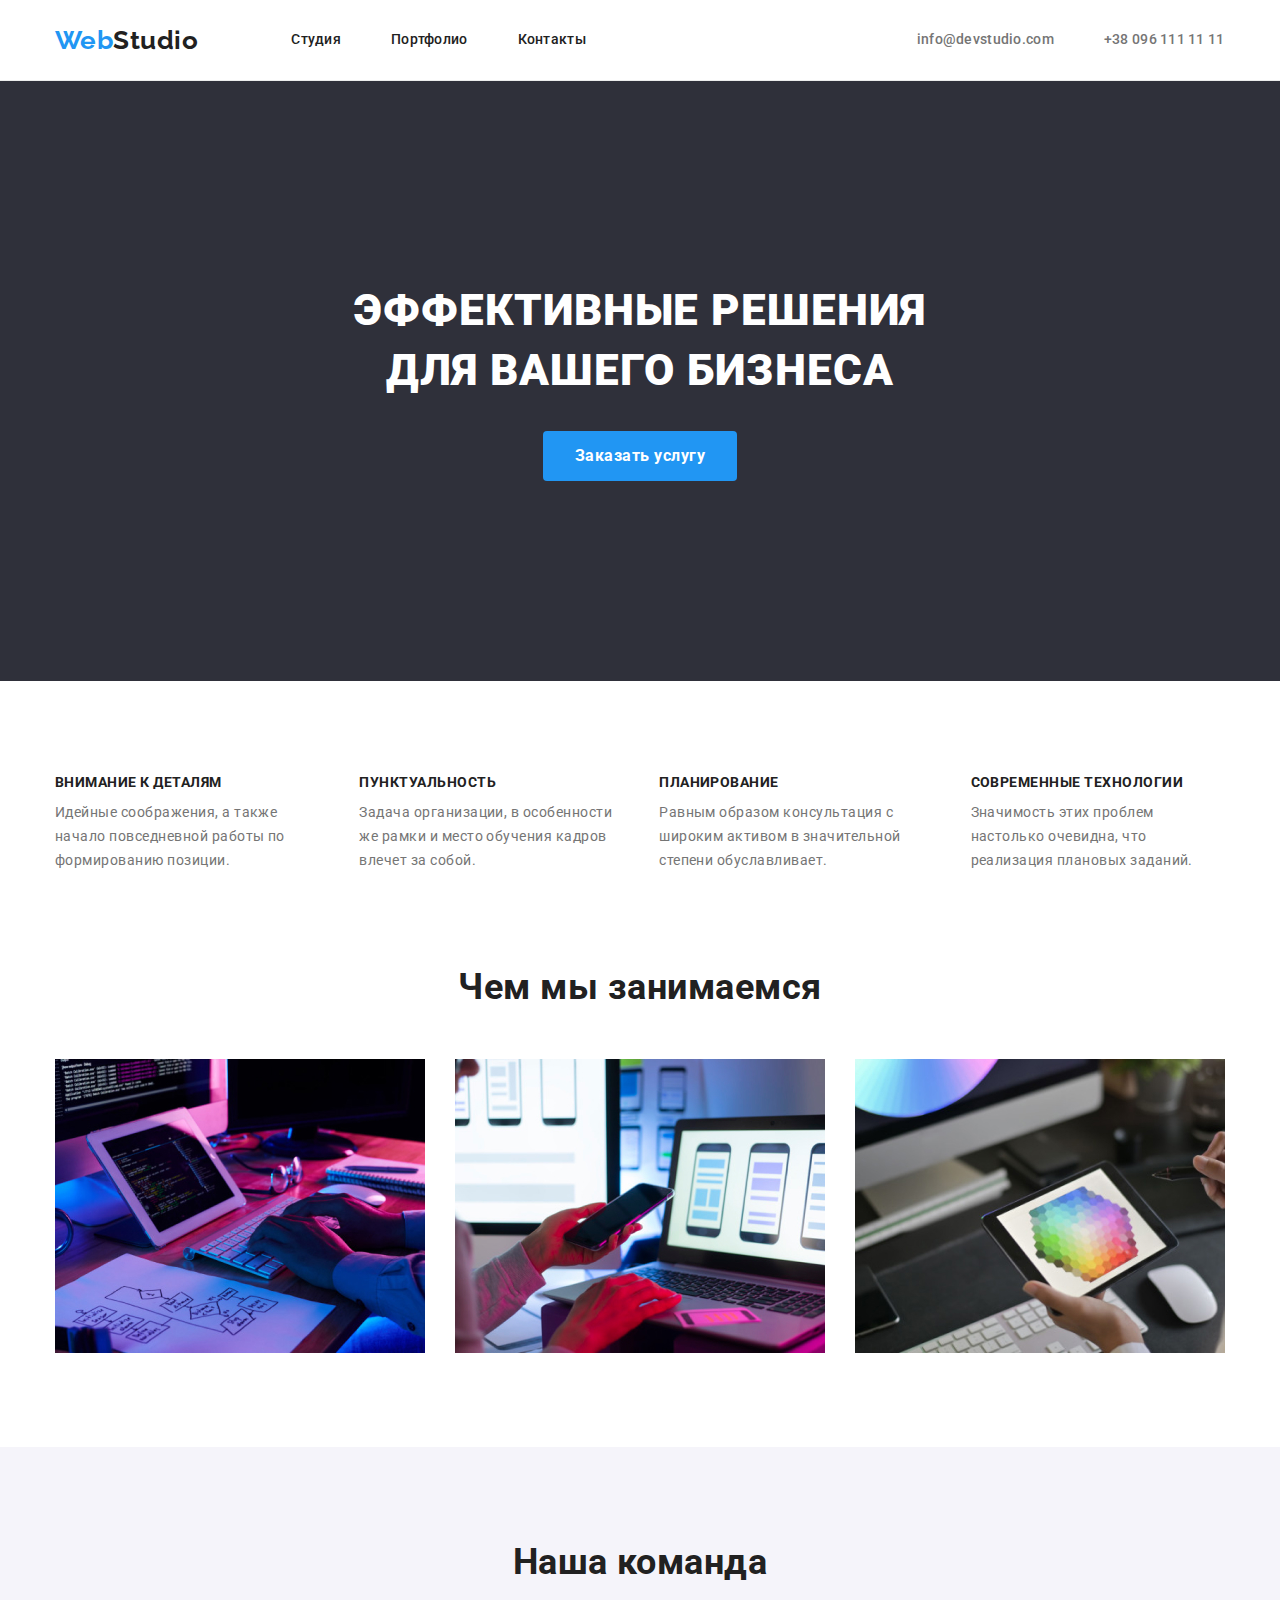
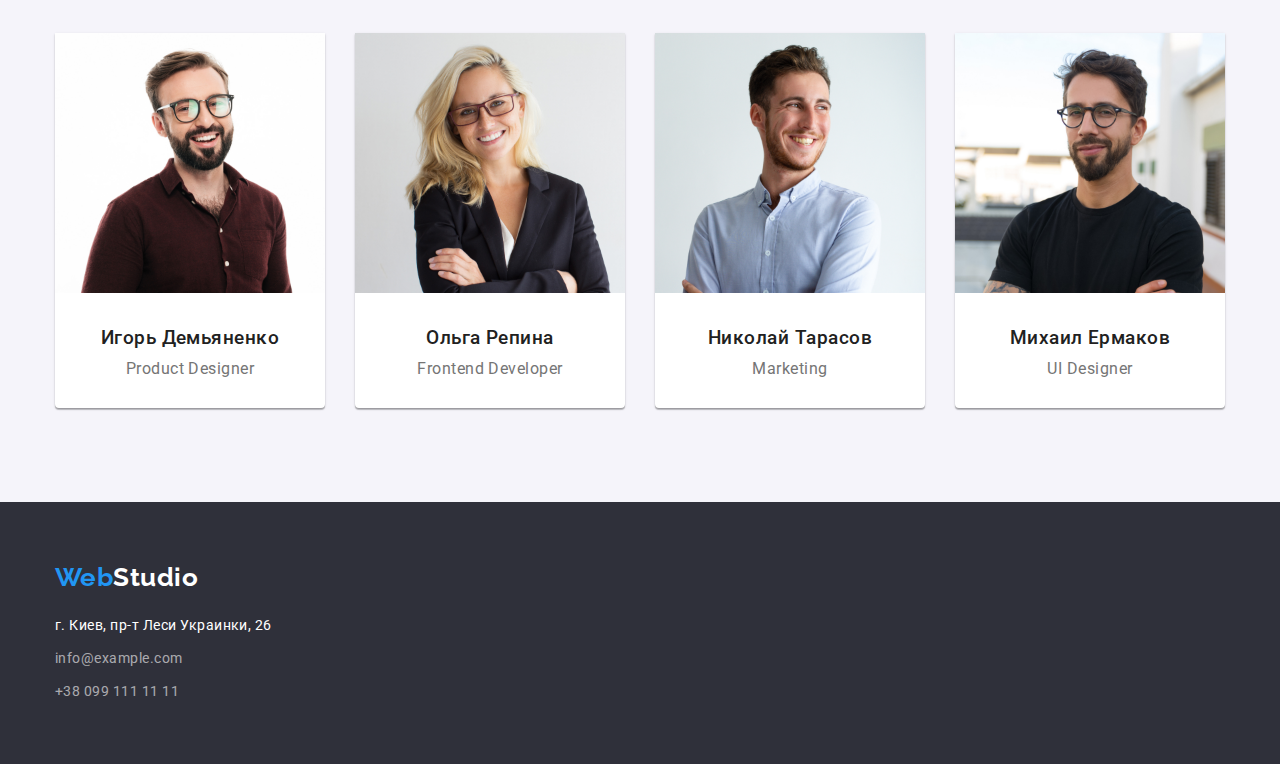
<file: index.html>
<!DOCTYPE html>
<html lang="en">
    <!--В подальшому вказано російську мову при кожній фразі-->
<head>
    <meta charset="UTF-8">
    <meta name="viewport" content="width=device-width, initial-scale=1.0">
    <title>WebStudio</title>
    <link href="https://cdnjs.cloudflare.com/ajax/libs/modern-normalize/1.0.0/modern-normalize.min.css" rel="stylesheet">
    <link rel="preconnect" href="https://fonts.gstatic.com">
    <link rel="stylesheet" href="https://fonts.googleapis.com/css2?family=Raleway:wght@700&family=Roboto:wght@400;500;700;900&display=swap">
    <link rel="stylesheet" href="./css/style.css">
</head>
<body>
    <!--Верхня лінія. Шапка(на макеті шапка ще перша секція, в мене лише перша лінія). Логотип. Загальна навігація. Контакти. Відображається на кожній сторінці-->
    <header class="header">
       <div class="container">
            <a class="logo l-header" href="https://halyna-bilozir.github.io/goit-markup-hw-03/index.html">
                <span class="logo accent">Web</span><span class="logo l-header">Studio</span>
            </a>
            <nav class="nav-links">
                <ul class="nav-pages">
                    <li class="nav-pages-list">
                        <a href="" lang="ru" class="nav-links-studio">Студия</a>
                    </li>
                    <li class="nav-pages-list">
                        <a href="https://halyna-bilozir.github.io/goit-markup-hw-03/portfolio.html" lang="ru" class="nav-links-portfolio">Портфолио</a>
                    </li>
                    <li class="nav-pages-list">
                        <a href="" lang="ru" class="nav-links-contacts">Контакты</a>
                    </li>
                </ul>
            </nav>
            <ul class="contact">
                <li class="contact-list"><a href="emailto:info@devstudio.com" class="contact-mail">info@devstudio.com</a></li>
                <li class="contact-list"><a href="tel:+380961111111" class="contact-tel">+38 096 111 11 11</a></li>
            </ul>
        </div>
    </header>  
    <!--Вся унікальна інформація на сторінці-->
    <main>
        <!--Секція, в якій можна замовити послугу-->
        <section class="hero">
            <div>
                <h1 class="hero-header" lang="ru">Эффективные решения<br/> для вашего бизнеса</h1>
                <button class="hero-button" lang="ru" type="button">Заказать услугу</button>
            </div>
        </section>

        <!--Секція перечислення переваг без вказування головного заголовку-->
        <section class="benefits">
           <div class="container">
                <h2 class="benefits-hidden" visiable hidden lang="ru">Преимущества</h2>
                <ul class="benefits-list">
                    <li>
                        <h3 class="benefits-header" lang="ru">Внимание к деталям</h3>
                        <p class="benefits-text" lang="ru">
                            Идейные соображения, а также начало повседневной работы по формированию позиции.
                        </p>
                    </li>
                    <li>
                        <h3 class="benefits-header" lang="ru">Пунктуальность</h3>
                        <p class="benefits-text" lang="ru">
                            Задача организации, в особенности же рамки и место обучения кадров влечет за собой.
                        </p>
                    </li>
                    <li>
                        <h3 class="benefits-header" lang="ru">Планирование</h3>
                        <p class="benefits-text" lang="ru">
                            Равным образом консультация с широким активом в значительной степени обуславливает.
                        </p>
                    </li>
                    <li>
                        <h3 class="benefits-header" lang="ru">Современные технологии</h3>
                        <p class="benefits-text" lang="ru">
                            Значимость этих проблем настолько очевидна, что реализация плановых заданий.
                        </p>
                    </li>
                </ul>
           </div>
        </section>

        <!--Сфера діяльності-->
        <section class="sphere">
            <div class="container">
                <h2 class="sphere-header" lang="ru">Чем мы занимаемся</h2>
                <ul class="sphere-list">
                    <li><a href=""><img class="sphere-image" src="./images/image01.jpg" alt="Рабочая среда для програмирования"></a></li>
                    <li><a href=""><img class="sphere-image" src="./images/image02.jpg" alt="Макет смартфона на екране ноутбука"></a></li>
                    <li><a href=""><img class="sphere-image" src="./images/image03.jpg" alt="Шестигранник разних цветов на планшете"></a></li>
                </ul>
            </div>
        </section>

        <!--Команда. Фото професіоналів, основна інформація-->
        <section class="team">
           <div class="container">
                <h2 class="team-header" lang="ru">Наша команда</h2>
                <ul class="team-list">
                    <li class="team-item">
                        <!--Обернула все в лінк, щоб переходило по ссилці і по фото і по підпису-->
                        <a  class="team-item-link" href="">
                            <img class="team-image" src="./images/photo01.jpg" alt="Портрет мужчины-дизайнера в бордовой рубашке">
                            <div class="team-underimage">
                                <h3 class="team-header-photo" lang="ru">Игорь Демьяненко</h3>
                                <p class="team-text">Product Designer</p>
                            </div>
                        </a>
                    </li>
                    <li class="team-item">
                        <a  class="team-item-link" href="">
                            <img class="team-image" src="./images/photo02.jpg" alt="Портрет женщины разработчика в черном пиджаке">
                            <div class="team-underimage">
                                <h3 class="team-header-photo" lang="ru">Ольга Репина</h3>
                                <p class="team-text">Frontend Developer</p>
                            </div>
                        </a>
                    </li>
                    <li class="team-item">
                        <a class="team-item-link" href="">
                            <img class="team-image" src="./images/photo03.jpg" alt="Портрет мужчины - маркетолога в голубой рубашке">
                            <div class="team-underimage">
                                <h3 class="team-header-photo" lang="ru">Николай Тарасов</h3>
                                <p class="team-text">Marketing</p>
                            </div>
                        </a>
                    </li>
                    <li class="team-item">
                        <a class="team-item-link" href="">
                            <img class="team-image" src="./images/photo04.jpg" alt="Портрет мужчины - дизайнера в черной футболке">
                            <div class="team-underimage">
                                <h3 class="team-header-photo" lang="ru">Михаил Ермаков</h3>
                                <p class="team-text">UI Designer</p>
                            </div>
                        </a>
                    </li>
                </ul>
           </div>
        </section>

    </main>

    <!--Підвал, де вказана адреса і контакти. Відображається на кожній сторінці-->
    <footer class="footer">
       <div class="container">
            <div class="footer-address-block">
                <a class="logo common-footer" href="https://halyna-bilozir.github.io/goit-markup-hw-02/index.html">
                    <span class="logo accent">Web</span><span class="logo common-footer">Studio</span>
                </a>
                <address class="footer-address" lang="ru">
                    г. Киев, пр-т Леси Украинки, 26
                </address>
                <address>
                    <a class="footer-address-contact" href="mailto:info@example.com">info@example.com</a>
                    <a class="footer-address-contact" href="tel:+380991111111">+38 099 111 11 11</a>
                </address>
            </div>
       </div>
    </footer>
</body>
</html>
</file>
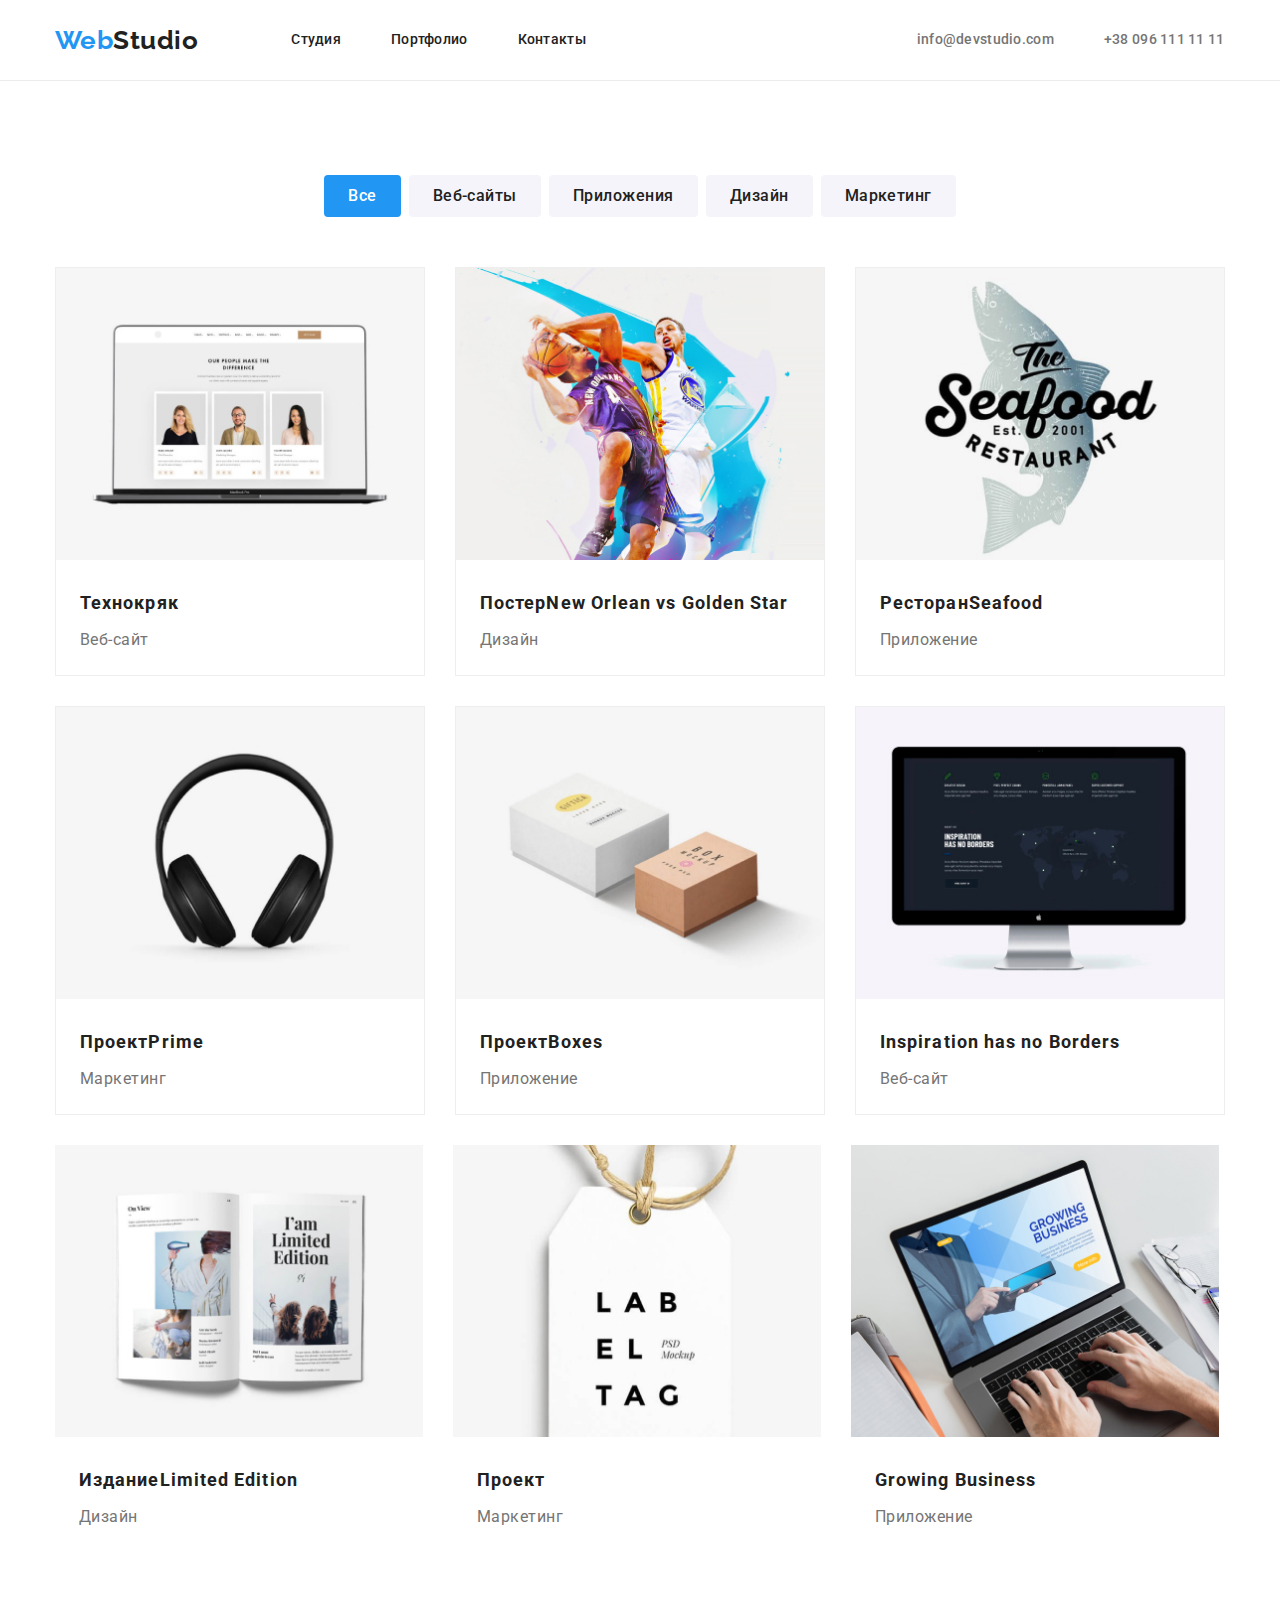
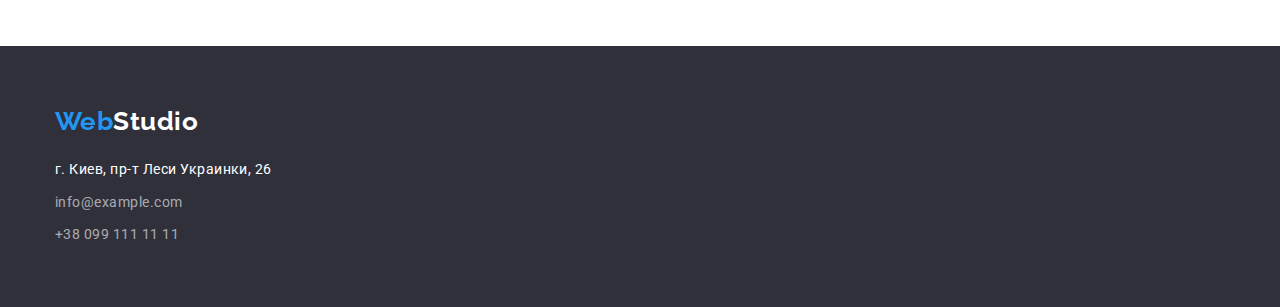
<file: portfolio.html>
<!DOCTYPE html>
<html lang="en">
    <!--В подальшому вказано російську мову при кожній фразі-->
<head>
    <meta charset="UTF-8">
    <meta name="viewport" content="width=device-width, initial-scale=1.0">
    <title>WebStudio</title>
    <link href="https://cdnjs.cloudflare.com/ajax/libs/modern-normalize/1.0.0/modern-normalize.min.css" rel="stylesheet">
    <link rel="preconnect" href="https://fonts.gstatic.com">
    <link rel="stylesheet" href="https://fonts.googleapis.com/css2?family=Raleway:wght@700&family=Roboto:wght@400;500;700;900&display=swap">
    <link rel="stylesheet" href="./css/style.css">
</head>
<body>
    <!--Верхня лінія. Шапка(на макеті шапка ще перша секція, в мене лише перша лінія). Логотип. Загальна навігація. Контактию Відображається на кожній сторінці-->
    <header class="header">
        <div class="container">
             <a class="logo l-header" href="https://halyna-bilozir.github.io/goit-markup-hw-03/index.html">
                 <span class="logo accent">Web</span><span class="logo l-header">Studio</span>
             </a>
             <nav class="nav-links">
                 <ul class="nav-pages">
                    <li class="nav-pages-list">
                        <a href="https://halyna-bilozir.github.io/goit-markup-hw-03/index.html" lang="ru" class="nav-links-sstudio">Студия</a>
                    </li>
                    <li class="nav-pages-list">
                        <a href="" lang="ru" class="nav-links-pportfolio">Портфолио</a>
                    </li>
                    <li class="nav-pages-list">
                        <a href="" lang="ru" class="nav-links-contacts">Контакты</a>
                    </li>
                  </ul>
             </nav>
             <ul class="contact">
                <li class="contact-list"><a href="emailto:info@devstudio.com" class="contact-mail">info@devstudio.com</a></li>
                <li class="contact-list"><a href="tel:+380961111111" class="contact-tel">+38 096 111 11 11</a></li>
            </ul>
        </div>   
    </header>

    <!--Вся унікальна інформація на сторінці-->
    <main>
        <section class="portfolio-page">
          <div class="container">
                <h2 class="portfolio-header" visiable hidden>Portfolio: navigation and filters</h2>
                    <!--Навігація по сторінці Портфоліо. Містить майбутній фільтр - поки що кнопки-->
                <div class="portfolio-filter">
                    <ul class="list-button">
                        <li>
                            <button class="list-button-main" type="button" lang="ru">Все</button>
                        </li>
                        <li>
                            <button class="list-button-secondary" type="button" lang="ru">Веб-сайты</button>
                        </li>
                        <li>
                            <button class="list-button-secondary" type="button" lang="ru">Приложения</button>
                        </li>
                        <li>
                            <button class="list-button-secondary" type="button" lang="ru">Дизайн</button>
                        </li>
                        <li>
                            <button class="list-button-secondary" type="button" lang="ru">Маркетинг</button>
                        </li>
                    </ul>
                </div>
                    

                <!--Список веб-сайтів, додатків, дизайну та маркетингу-->
                <ul class="image-list">
                    <li class="image-item">
                        <a class="image-link" href="">
                            <img class="image-size" src="./images/portfolio01.jpg" alt="Фото і опис трьох персон на екрані ноутбука">
                            <div class="image-description">
                                <h3 class="image-header" lang="ru">Технокряк</h3>
                                <p class="image-text" lang="ru">Веб-сайт</p>
                            </div>
                        </a>
                    </li>
                    <li class="image-item">
                        <a class="image-link" href="">
                            <img class="image-size" src="./images/portfolio02.jpg" alt="Два баскетболіста в процесі гри">
                            <div class="image-description">
                                <h3 class="image-header"><span lang="ru">Постер</span>New Orlean vs Golden Star</h3>
                                <p class="image-text" lang="ru">Дизайн</p>
                            </div>
                        </a>
                    </li>
                    <li class="image-item">
                        <a class="image-link" href="">
                            <img class="image-size" src="./images/portfolio03.jpg" alt="Назва та емблема ресторану">
                            <div class="image-description">
                                <h3 class="image-header"><span lang="ru">Ресторан</span>Seafood</h3>
                                <p class="image-text" lang="ru">Приложение</p>
                            </div>
                        </a>
                    </li>
                    <li class="image-item">
                        <a class="image-link" href="">
                            <img class="image-size" src="./images/portfolio04.jpg" alt="Грубі чорні наушники">
                            <div class="image-description">
                                <h3 class="image-header"><span lang="ru">Проект</span>Prime</h3>
                                <p class="image-text" lang="ru">Маркетинг</p>
                            </div>
                        </a>
                    </li>
                    <li class="image-item">
                        <a class="image-link" href="">
                            <img class="image-size" src="./images/portfolio05.jpg" alt="Дві коробки: більша білого кольору, а менша - рожевого">
                            <div class="image-description">
                                <h3 class="image-header"><span lang="ru">Проект</span>Boxes</h3>
                                <p class="image-text" lang="ru">Приложение</p>
                            </div>
                        </a>
                    </li>
                    <li class="image-item">
                        <a class="image-link" href="">
                            <img class="image-size" src="./images/portfolio06.jpg" alt="Монітор чорного кольору з контентом">
                            <div class="image-description">
                                <h3 class="image-header">Inspiration has no Borders</h3>
                                <p class="image-text" lang="ru">Веб-сайт</p>
                            </div>
                        </a>
                    </li>
                    <li class="image-item">
                        <a class="image-link" href="">
                            <img class="image-size" src="./images/portfolio07.jpg" alt="Дві розгорнуті сторінки журналу">
                            <div class="image-description">
                                <h3 class="image-header"><span lang="ru">Издание</span>Limited Edition</h3>
                                <p class="image-text" lang="ru">Дизайн</p>
                            </div>
                        </a>
                    </li>
                    <li class="image-item">
                        <a class="image-link" href="">
                            <img class="image-size" src="./images/portfolio08.jpg" alt="Зображення брендової етикетки">
                            <div class="image-description">
                                <h3 class="image-header"><span lang="ru">Проект</span></h3>
                                <p class="image-text" lang="ru">Маркетинг</p>
                            </div>
                        </a>
                    </li>
                    <li class="image-item">
                        <a class="image-link" href="">
                            <img class="image-size" src="./images/portfolio09.jpg" alt="Дві руки на клавіатурі ноутбука">
                            <div class="image-description">
                                <h3 class="image-header">Growing Business</h3>
                                <p class="image-text" lang="ru">Приложение</p>
                            </div>
                        </a>
                    </li>
                </ul>
          </div>
        </section>
    </main>

    <!--Підвал, де вказана адреса і контакти. Відображається на кожній сторінці-->
    <footer class="footer">
        <div class="container">
             <div class="footer-address-block">
                 <a class="logo common-footer" href="https://halyna-bilozir.github.io/goit-markup-hw-02/index.html">
                     <span class="logo accent">Web</span><span class="logo common-footer">Studio</span>
                 </a>
                 <address class="footer-address" lang="ru">
                     г. Киев, пр-т Леси Украинки, 26
                 </address>
                 <address>
                     <a class="footer-address-contact" href="mailto:info@example.com">info@example.com</a>
                     <a class="footer-address-contact" href="tel:+380991111111">+38 099 111 11 11</a>
                 </address>
             </div>
        </div>
     </footer>
</body>
</html>
</file>
<file: css/style.css>
/* Виділені основні кольори фону, спільні кольори для фону та тексту, кольори тексту. Використання змінних*/
:root {
    --primary-backgroud-color:#FFFFFF;
    --secondary-backgroud-color: #2F303A;
    --team-background-color: #F5F4FA;

    --accent-color: #2196F3;

    --primary-text-color:#757575;
    --secondary-text-color:#212121;
    --transparent-text-color: rgba(255, 255, 255, 0.6);

    --header-line-color: #ECECEC;
    --portfolio-border-color: #EEEEEE;
}

/*Забираємо точки в списках і підкреслення ссилок*/
ul {
    list-style: none;
}
a {
    text-decoration: none;
}


/*Загальне для body*/
body {
    font-family: Roboto, sans-serif;
    font-weight: 400;
    letter-spacing: 0.03em;

    background-color: var(--primary-backgroud-color);
}

/*Забираємо нижній і верхній маржен*/
ul,
p {
    margin-top: 0;
    margin-bottom: 0;
}


/*Оформлення класу контейнер*/
.container {
    width: 1200px;
    margin-left: auto;
    margin-right: auto;
    padding-left: 15px;
    padding-right: 15px;
}

/*Оформлення для header*/
header {
    border-bottom: 1px solid var(--header-line-color);
    background-color: var(--primary-backgroud-color);
}

.header>.container {
    display: flex;
    align-items: center;
}
/*Оформлення логотипу*/
.logo {
    font-family: Raleway, sans-serif;
    font-weight: 700;
    font-size: 26px;
    line-height: 1.19;
}
.logo.accent,
.logo.l-header { 
    padding-top: 24px;
    padding-bottom: 24px;
}
.logo .accent {
    color: var(--accent-color);
}
/*Добавила маржин до другої частини логотипу, щоб не об єднувати спани*/
.logo .l-header {
    margin-right: 93px;
    color: var(--secondary-text-color);
}

/*Оформлення списку навігації та списку контактів*/
.nav-links, .contact {
    font-weight: 500;
    font-size: 14px;
    line-height: 1.14;
    letter-spacing: 0.02em;
    
    padding-top: 32px;
    padding-bottom: 32px;

    color: var(--secondary-text-color);
}
.nav-links-studio,
.nav-links-portfolio, 
.nav-links-contacts {
    color: var(--secondary-text-color);
}
.nav-links-studio:hover, 
.contact-mail:hover,
.nav-links-studio:focus, 
.contact-mail:focus {
    color: var(--accent-color);
}
.contact-tel,
.contact-mail {
    color: var(--primary-text-color);
}

.nav-pages {
    display: flex;
    padding-left: 0;
    margin-right: 331px;
}
.nav-pages>li:not(:last-child) {
    margin-right: 50px;
}
.nav-page-list {
    display: block;
}
.contact {
    display: flex;
    padding-left: 0;
}
.contact>li:not(:last-child) {
    margin-right: 50px;
}
.contact-list {
    display: block;
}
/* Оформлення унікальної інформації сторінки Студія*/

/*Оформлення секції героя. Секція, в якій можна замовити послугу*/
.hero {
    text-align: center;
    letter-spacing: 0.06em;

    color: var(--primary-backgroud-color);
    background-color: var(--secondary-backgroud-color);
    padding-top: 200px;
    padding-bottom: 200px;
}
.hero-header {
    font-weight: 900;
    font-size: 44px;
    line-height: 1.36;
    text-transform: uppercase;

    margin-top: 0px;
    margin-bottom: 30px;
}
.hero-button {
    font-weight: 700;
    font-size: 16px;
    line-height: 1.88;

    color: var(--primary-backgroud-color);
    background-color: var(--accent-color);

    padding-top: 10px;
    padding-right: 32px;
    padding-bottom: 10px;
    padding-left: 32px;
    border-radius: 4px;
    border: 0px;
    
    cursor: pointer;
}

/*Оформлення секції переваг*/
.benefits {
    font-size: 14px;
    padding-top: 94px;
    padding-bottom: 94px;

    background-color: var(--primary-backgroud-color);
}
.benefits-hidden {
    margin: 0px;
}
.benefits-list {
    padding-left: 0px;
    display: flex;
}
.benefits-list>li:not(:last-child) {
    margin-right: 30px;
}
.benefits-header {
    font-size: 14px;
    font-weight: 700;
    line-height: 1.14;
    text-transform: uppercase;

    color: var(--secondary-text-color);

    margin-top: 0px;
    margin-bottom: 10px;
}
.benefits-text {
    font-weight: 400;
    line-height: 1.71;

    color: var(--primary-text-color);
}

/* Оформлення секції Сфера дільності*/
.sphere {
    padding-bottom: 94px;
    background-color: var(--primary-backgroud-color);
}
.sphere-header {
    font-weight: 700;
    font-size: 36px;
    line-height: 1.17;
    text-align: center;

    color: var(--secondary-text-color);

    margin-top: 0px;
    margin-bottom: 50px;
}
.sphere-list {
    padding-left: 0px;
    display: flex;
}
.sphere-list>li:not(:last-child) {
    margin-right: 30px;
}
.sphere-image {
    width: 370px;
    height: 294px;

    display: block;
}
/*Оформлення секції Команда*/
.team {
    font-size: 16px;
    line-height: 1.19;
    text-align: center;
    letter-spacing: 0.03em;
    padding-top: 94px;
    padding-bottom: 94px;

    color: var(--secondary-text-color);
    background-color: var(--team-background-color);
}
.team-header {
    font-weight: 700;
    font-size: 36px;
    line-height: 42px;

    margin-top: 0px;
    margin-bottom: 50px;
}
.team-list {
    padding-left: 0px;
    display: flex;
}
.team-list>li:not(:last-child) {
    margin-right: 30px;
}
.team-item {
    border-radius: 0px 0px 4px 4px;
    box-shadow: 0px 1px 3px rgba(0, 0, 0, 0.12), 0px 1px 1px rgba(0, 0, 0, 0.14), 0px 2px 1px rgba(0, 0, 0, 0.2);
    background-color: var(--primary-backgroud-color);
}
.team-item-link {
    display: block;
}
.team-image {
    width: 270px;
    margin-bottom: 0px;
}
.team-underimage {
    padding-top: 30px;
    padding-bottom: 30px;
}
.team-header-photo {
    font-weight: 500;
    color: var(--secondary-text-color);

    margin-top: 0px;
    margin-bottom: 10px;
}
.team-text {
    color: var(--primary-text-color);
}

/* Оформлення підвалу, переплітається з хедером*/
.footer {
    font-size: 14px;
    line-height: 1.71;
    padding-top: 60px;
    padding-bottom: 60px;

    background-color: var(--secondary-backgroud-color);
}
.logo .common-footer {
    color: var(--primary-backgroud-color);
}
address {
    font-style: inherit;
}
.footer-address {
    color: var(--primary-backgroud-color);
    padding: 0px;
    margin-top: 20px;
}
.footer-address-contact { 
    color: rgba(255, 255, 255, 0.6);
    display: block;
    margin-top: 9px;
}

/*Оформлення другої сторінки Portfolio*/
.main-portfolio {
    background-color: var(--primary-backgroud-color);
}
.portfolio-page {
    padding-top: 94px;
    padding-bottom: 94px;
}
.nav-links-sstudio,
.nav-links-pportfolio {
   color: var(--secondary-text-color);
}
.nav-links-pportfolio:hover, 
.nav-links-pportfolio:focus {
    color: var(--accent-color);
}
/* Оформлення фільтру*/
.portfolio-header {
    margin-top: 0px;
    margin-bottom: 0px;
}
.portfolio-filter {
    padding-left: 0px;
}
button {
    font-family: Roboto;
    letter-spacing: 0.03em;
    font-weight: 500;
    font-size: 16px;
    line-height: 1.63;
}
.list-button {
    text-align: center;
    display: flex;
    padding-left: 0px;
    padding-bottom: 50px;
    justify-content: center;
}
.list-button>li:not(:last-child) {
    margin-right: 8px;
}
.list-button-main {
    color: var(--primary-backgroud-color);
    background-color: var(--accent-color);
}
.list-button-main,
.list-button-secondary {
    display: block;
    padding-top: 6px;
    padding-bottom: 6px;
    padding-right: 22px;
    padding-left: 22px;

    border: 2px solid transparent;
    border-radius: 4px;
    cursor: pointer;
}
.list-button-secondary {
    background: var(--team-background-color);
}

.list-button-secondary, 
.image-header {
    color: var(--secondary-text-color);
}

/*Оформлення списку*/
.image-list {
    display: flex;
    flex-wrap: wrap;
    padding-left: 0px;
}
.image-list>li:not(:nth-child(3n+3)) {
    margin-right: 30px;
}
.image-item:not(:nth-last-child(-n + 3)) {
    margin-bottom: 30px;
    border: 1px solid var( --portfolio-border-color);
    box-sizing: border-box;
    width: 370px;
}
.image-size {
    width: 368px;
    margin-right: 0px;
}
.image-link {
    display: block;
    background: var(--primary-backgroud-color);
}
.image-description {
    margin: 0px;
    padding-top: 20px;
    padding-bottom: 20px;
    padding-left: 24px;
    padding-right: 24px;
}
.image-header {
    margin-top: 0px;
    margin-bottom: 4px;
    font-weight: 700;
    font-size: 18px;
    line-height: 2.0;
    letter-spacing: 0.06em;
    color: var(--secondary-text-color);
}
.image-text {
    font-size: 16px;
    line-height: 1.88;

    color: var(--primary-text-color);
}
</file>
